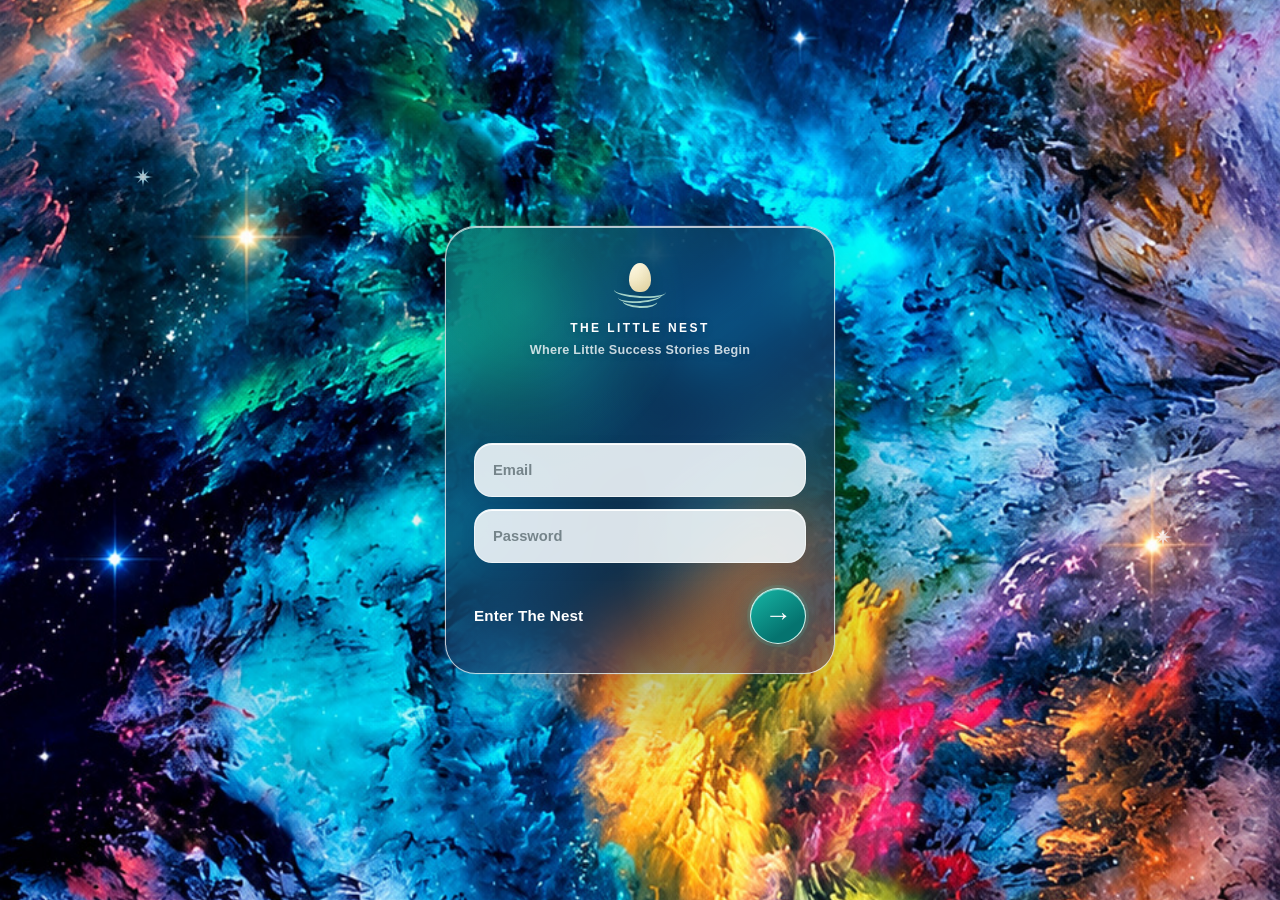
<file: index.html>
<!DOCTYPE html>
<html lang="en">
<head>
  <meta charset="UTF-8" />
  <meta name="viewport" content="width=device-width,initial-scale=1.0,viewport-fit=cover" />
  <meta name="theme-color" content="#eef4f1" />
  <title>The Little Nest — Parent Experience</title>
  <link rel="stylesheet" href="index.css?v=14" />
</head>
<body>
  <main class="app" id="app">
    <!--   moving atmosphere-->
    <div class="time-atmosphere" aria-hidden="true">
      <span class="color-field field-a"></span>
      <span class="color-field field-b"></span>
      <span class="color-field field-c"></span>
      <span class="color-field field-d"></span>
      <span class="light-drift"></span>
    </div>
    <div class="grain"></div>

    <!--   parent login-->
    <section class="parent-login" id="parentLogin" aria-label="Parent login">
      <div class="parent-login-card">
        <div class="parent-login-brand">
          <div class="parent-login-nest" aria-hidden="true">
            <span class="parent-login-egg"></span>
            <span class="parent-login-nest-line nest-line-one"></span>
            <span class="parent-login-nest-line nest-line-two"></span>
            <span class="parent-login-nest-line nest-line-three"></span>
          </div>
          <span class="parent-login-eyebrow">The Little Nest</span>
          <span class="parent-login-subtitle">Where Little Success Stories Begin</span>
        </div>
        <div class="parent-login-fields">
          <input type="email" id="loginEmail" class="parent-login-input" placeholder="Email" autocomplete="email" />
          <input type="password" id="loginPassword" class="parent-login-input" placeholder="Password" autocomplete="current-password" />
        </div>
        <div class="parent-login-action">
          <span class="parent-login-action-text">Enter The Nest</span>
          <button type="button" class="parent-login-button" id="loginButton" aria-label="Enter The Nest">→</button>
        </div>
        <div class="parent-login-error" id="loginError" role="alert"></div>
      </div>
    </section>

    <!--   parent experience-->
    <div class="parent-experience" id="parentExperience">
      <!--   arrival-->
      <section class="arrival-screen" id="arrivalScreen" aria-label="Welcome">
        <div class="arrival-copy">
          <span class="arrival-eyebrow">The Little Nest</span>
          <h1 class="arrival-greeting" id="arrivalGreeting"></h1>
          <p class="arrival-message" id="arrivalMessage"></p>
        </div>
      </section>

      <!--   normal app header-->
      <header class="topbar app-content" id="topbar">
        <div class="identity">
          <span class="eyebrow">The Little Nest</span>
          <span class="hello" id="timeGreeting"></span>
          <span class="subhello" id="timeMessage"></span>
        </div>
        <button class="profile nest-orb" id="nestOrb" aria-label="Open The Little Nest">
          <span class="little-nest" aria-hidden="true">
            <span class="nest-branch nest-branch-left"></span>
            <span class="nest-branch nest-branch-right"></span>
            <span class="nest-leaf nest-leaf-left-a"></span>
            <span class="nest-leaf nest-leaf-left-b"></span>
            <span class="nest-leaf nest-leaf-right-a"></span>
            <span class="nest-leaf nest-leaf-right-b"></span>
            <span class="nest-egg"></span>
            <span class="nest-body">
              <span class="nest-weave nest-weave-a"></span>
              <span class="nest-weave nest-weave-b"></span>
              <span class="nest-weave nest-weave-c"></span>
            </span>
          </span>
        </button>
      </header>

      <!--   experience-->
      <section class="experience-shell app-content" id="experienceShell">
        <div class="intro intro-quiet" aria-hidden="true"></div>
        <div class="carousel-wrap">
          <div class="carousel" id="carousel"></div>
        </div>
      </section>

      <!--   swipe hint-->
      <div class="hint app-content" id="hint">
        <span class="hint-line"></span>
        <span>swipe to wander</span>
        <span class="hint-line"></span>
      </div>

      <!--   overlay-->
      <div class="wash" id="wash"></div>

      <!--   navigation-->
      <nav class="nav-panel app-content" id="navPanel" aria-label="Parent navigation">
        <button class="nav-item active"><span class="nav-icon">⌂</span><span class="nav-text">Nest</span></button>
        <button class="nav-item"><span class="nav-icon">♡</span><span class="nav-text">Memories</span></button>
        <button class="nav-item"><span class="nav-icon">✦</span><span class="nav-text">Journey</span></button>
        <button class="nav-item"><span class="nav-icon">•••</span><span class="nav-text">Our Nest</span></button>
      </nav>

      <!--   deep sheet-->
      <section class="deep-sheet" id="deepSheet" aria-hidden="true">
        <div class="sheet-handle"></div>
        <div class="sheet-kicker">Inside this moment</div>
        <h2 class="sheet-title" id="sheetTitle">What Mia was exploring</h2>
        <p class="sheet-copy" id="sheetCopy"></p>
        <div class="learning-list" id="learningList"></div>
        <button class="sheet-close" id="sheetClose">Back to the moment</button>
      </section>
    </div>
  </main>
  <script type="module" src="index.js?v=18"></script>
</body>
</html>
</file>
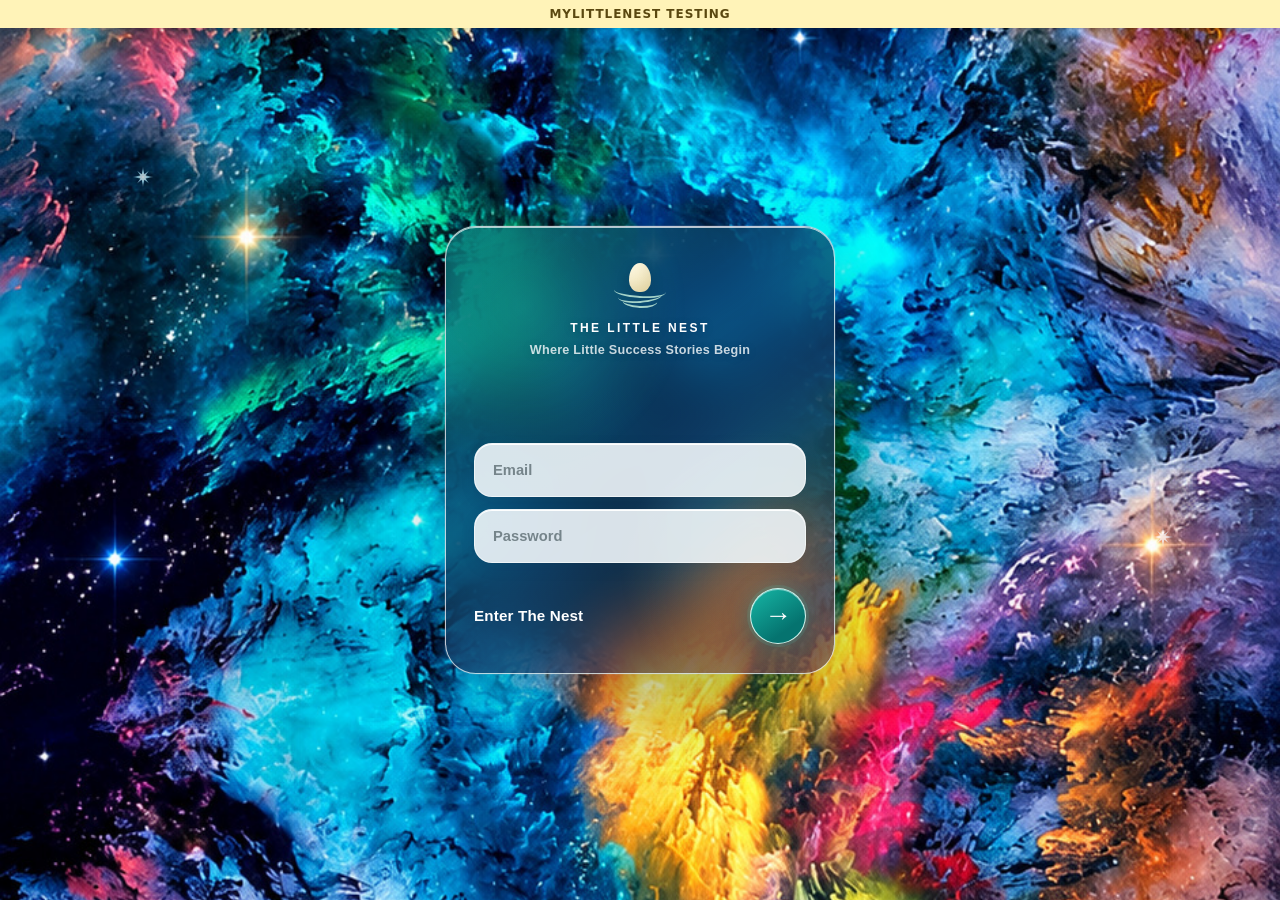
<file: test/index.html>
<!DOCTYPE html>
<html lang="en">
<head>
  <meta charset="UTF-8" />
  <meta name="viewport" content="width=device-width,initial-scale=1.0,viewport-fit=cover" />
  <meta name="theme-color" content="#eef4f1" />
  <meta name="mobile-web-app-capable" content="yes" />
  <meta name="apple-mobile-web-app-capable" content="yes" />
  <meta name="apple-mobile-web-app-status-bar-style" content="black-translucent" />
  <meta name="apple-mobile-web-app-title" content="MyLittleNest Test" />
  <title>The Little Nest — MyLittleNest Test</title>
  <link rel="manifest" href="./manifest.webmanifest?v=1" />
  <link rel="stylesheet" href="../index.css?v=14" />
  <link rel="stylesheet" href="./test.css?v=8" />
</head>
<body>
  <div class="nh-test-banner">MyLittleNest Testing</div>
  <aside class="nh-install" id="installPrompt" aria-live="polite" aria-hidden="true">
    <div class="nh-install-card">
      <button class="nh-install-close" id="installClose" type="button" aria-label="Close">×</button>
      <div class="nh-install-icon" aria-hidden="true">⌂</div>
      <div class="nh-install-copy">
        <span class="nh-install-kicker">Keep MyLittleNest close</span>
        <strong id="installTitle">Add MyLittleNest to your phone</strong>
        <p id="installText">Open your child's latest moments with one tap, without the browser around it.</p>
        <div class="nh-ios-steps" id="iosSteps" hidden><span><b>1</b> Tap the Share button in Safari.</span><span><b>2</b> Choose Add to Home Screen.</span></div>
      </div>
      <button class="nh-install-button" id="installButton" type="button" hidden>Install MyLittleNest</button>
    </div>
  </aside>
  <main class="app" id="app">
    <div class="time-atmosphere" aria-hidden="true"><span class="color-field field-a"></span><span class="color-field field-b"></span><span class="color-field field-c"></span><span class="color-field field-d"></span><span class="light-drift"></span></div>
    <div class="grain"></div>

    <section class="parent-login" id="parentLogin" aria-label="Parent login">
      <div class="parent-login-card">
        <div class="parent-login-brand">
          <div class="parent-login-nest" aria-hidden="true">
            <span class="parent-login-egg"></span>
            <span class="parent-login-nest-line nest-line-one"></span>
            <span class="parent-login-nest-line nest-line-two"></span>
            <span class="parent-login-nest-line nest-line-three"></span>
          </div>
          <span class="parent-login-eyebrow">The Little Nest</span>
          <span class="parent-login-subtitle">Where Little Success Stories Begin</span>
        </div>
        <div class="parent-login-fields">
          <input type="email" id="loginEmail" class="parent-login-input" placeholder="Email" autocomplete="email" />
          <input type="password" id="loginPassword" class="parent-login-input" placeholder="Password" autocomplete="current-password" />
        </div>
        <div class="parent-login-action">
          <span class="parent-login-action-text">Enter The Nest</span>
          <button type="button" class="parent-login-button" id="loginButton" aria-label="Enter The Nest">→</button>
        </div>
        <div class="parent-login-error" id="loginError" role="alert"></div>
      </div>
    </section>

    <div class="parent-experience" id="parentExperience">
      <div class="nh-turn">
        <div><strong>Turn your phone sideways</strong>Your child's latest journey is made to explore in landscape.</div>
      </div>

      <section class="nh-journey" aria-label="Latest session journey">
        <div class="nh-journey-rail" id="journeyRail">
          <section class="nh-journey-space nh-story-space" aria-label="Beginning of Ace's day">
            <div class="nh-story-thread" aria-hidden="true"></div>

            <div class="nh-story-intro">
              <span class="nh-story-kicker">Beginning</span>
              <h1 class="nh-story-title">Ace's day at<br>The Little Nest</h1>
              <div class="nh-story-meta">
                <span>Saturday, November 14</span>
                <span class="nh-story-dot" aria-hidden="true"></span>
                <span>Latest session</span>
              </div>
              <p class="nh-story-lead">Today Ace was busy building, exploring, and figuring out how things fit together.</p>
              <div class="nh-story-wander" aria-hidden="true">
                <span>Wander through his day</span>
                <b>→</b>
              </div>
            </div>

            <figure class="nh-story-hero">
              <div class="nh-story-photo-shell">
                <img class="nh-story-photo" id="journeyHeroImage" alt="A Little Nest moment from Ace's day" hidden />
                <div class="nh-story-photo-fallback" id="journeyHeroFallback" aria-hidden="true">
                  <span class="nh-story-fallback-mark">✦</span>
                  <span>A little moment<br>from Ace's day</span>
                </div>
              </div>
              <figcaption class="nh-story-photo-caption">One little moment can tell a whole story.</figcaption>
            </figure>

            <aside class="nh-story-moment" aria-label="Today's little moment">
              <span class="nh-story-moment-kicker">Today's little moment</span>
              <blockquote>“Ace kept trying different ways to make his tower stand taller.”</blockquote>
              <p>That determination became part of today's story.</p>
            </aside>

            <div class="nh-story-next" aria-hidden="true">
              <span>Keep wandering</span>
              <strong>What happened next</strong>
              <i>→</i>
            </div>
          </section>

          <section class="nh-journey-space"><span class="nh-journey-mark">Journey space</span></section>
          <section class="nh-journey-space"><span class="nh-journey-mark">Journey space</span></section>
          <section class="nh-journey-space"><span class="nh-journey-mark">Journey space</span></section>
        </div>
      </section>
    </div>
  </main>
  <script type="module" src="./test.js?v=6"></script>
</body>
</html>
</file>
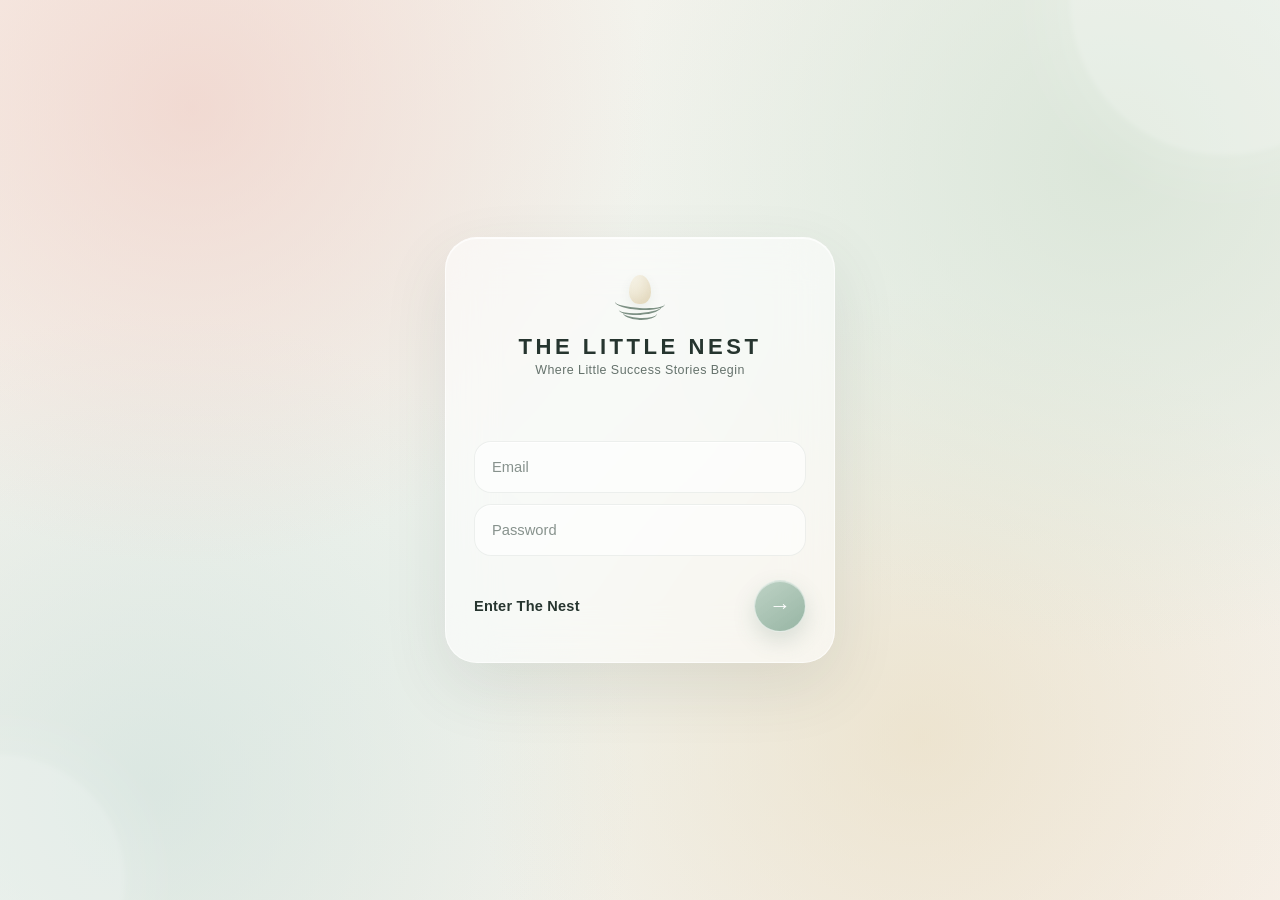
<file: login.html>
<!DOCTYPE html>
<html lang="en">
<head>
    <meta charset="UTF-8">
    <meta name="viewport" content="width=device-width,initial-scale=1.0">
    <title>The Little Nest - Parent Login</title>
    <link rel="stylesheet" href="login.css">
</head>
<body>

    <main class="login-container">
        <section class="login-card">
            <div class="login-brand">
                <div class="login-nest-mark" aria-hidden="true">
                    <span class="login-egg"></span>
                    <span class="login-nest-line nest-line-one"></span>
                    <span class="login-nest-line nest-line-two"></span>
                    <span class="login-nest-line nest-line-three"></span>
                </div>

                <h1 class="login-title">The Little Nest</h1>
                <p class="login-subtitle">Where Little Success Stories Begin</p>
            </div>

            <div class="login-input-group">
                <input
                    type="email"
                    id="email"
                    class="login-input"
                    placeholder="Email"
                    autocomplete="email"
                >
                <input
                    type="password"
                    id="password"
                    class="login-input"
                    placeholder="Password"
                    autocomplete="current-password"
                >
            </div>

            <div class="login-action-row">
                <span class="sign-in-text">Enter The Nest</span>
                <button
                    type="button"
                    id="loginButton"
                    class="btn-submit"
                    aria-label="Enter The Nest"
                >→</button>
            </div>

            <div id="errorMessage" class="login-error"></div>
        </section>
    </main>

    <script>
        const XANO_BASE_URL='https://x58r-xped-p4y6.n7e.xano.io/api:wtEDiEuV';

        /*   clear parent auth*/
        function clearParentAuth(){
            localStorage.removeItem('authToken');
            localStorage.removeItem('userId');
            localStorage.removeItem('parent_id');
            localStorage.removeItem('admin_type_id');
        }

        /*   login*/
        async function handleLogin(){
            const email=document.getElementById('email').value.trim();
            const password=document.getElementById('password').value;
            const errorDiv=document.getElementById('errorMessage');
            const button=document.getElementById('loginButton');

            errorDiv.textContent='';
            errorDiv.classList.remove('is-visible');

            if(!email||!password){
                showError('Please enter your email and password.');
                return;
            }

            button.disabled=true;
            button.classList.add('is-loading');

            try{
                const response=await fetch(`${XANO_BASE_URL}/auth/login`,{
                    method:'POST',
                    headers:{'Content-Type':'application/json'},
                    body:JSON.stringify({email,password})
                });

                const data=await response.json();

                if(!response.ok){
                    throw new Error(data.message||'Invalid email or password.');
                }

                if(!data.authToken){
                    throw new Error('Login succeeded but no authentication token was returned.');
                }

                if(!data.parent_id){
                    throw new Error('This account is not connected to a parent.');
                }

                clearParentAuth();

                localStorage.setItem('authToken',data.authToken);

                if(data.user?.id){
                    localStorage.setItem('userId',data.user.id);
                }else if(data.user){
                    localStorage.setItem('userId',data.user);
                }

                localStorage.setItem('parent_id',data.parent_id);

                if(data.admin_type_id){
                    localStorage.setItem('admin_type_id',data.admin_type_id);
                }

                window.location.href='./index.html';

            }catch(error){
                showError(error.message);
                button.disabled=false;
                button.classList.remove('is-loading');
            }
        }

        /*   show error*/
        function showError(message){
            const errorDiv=document.getElementById('errorMessage');
            errorDiv.textContent=message;
            errorDiv.classList.add('is-visible');
        }

        /*   activate*/
        document.getElementById('loginButton').addEventListener('click',handleLogin);

        document.addEventListener('keydown',event=>{
            if(event.key==='Enter'){
                handleLogin();
            }
        });
    </script>

</body>
</html>
</file>
<file: index.css>
@import url("./parent_base.css");
@import url("./parent_login.css?v=2");

@import url("./parent_atmosphere.css?v=7");
@import url("./parent_resting_atmosphere.css");

@import url("./parent_header.css");

@import url("./parent_experience.css");
@import url("./parent_experience_card.css");
@import url("./parent_learning_card.css");
@import url("./parent_activity_growth_card.css");
@import url("./parent_moments_together_card.css");
@import url("./parent_celebration_card.css");
@import url("./parent_stage_navigation.css");

@import url("./parent_navigation.css");
@import url("./parent_sheet.css");
@import url("./parent_arrival.css");
@import url("./parent_arrival_stars.css");
@import url("./parent_arrival_motion.css");
@import url("./parent_nest_card.css");
@import url("./parent_nest_sections.css?v=2");
@import url("./parent_our_nest_detail.css?v=1");
@import url("./parent_privacy_notice.css?v=1");
@import url("./parent_language.css?v=1");
@import url("./parent_memories.css");
@import url("./parent_memory_collection.css");
@import url("./parent_memory_viewer.css");
@import url("./parent_memory_archive.css");
@import url("./parent_awards.css");

/*   login spacing*/
.parent-login-fields{
  margin-top:20px;
}

/*   shared spatial stage motion*/
.nest-experience,
.memories-experience,
.awards-experience,
.award-category-experience,
.award-detail-experience{
  transition:
    transform 1.45s cubic-bezier(.20,.62,.18,1),
    opacity 1.05s ease,
    filter 1.05s ease;
}

.experience.is-stage-moving{
  pointer-events:none !important;
}

/*   quick display heading scale*/
.nest-card-title{
  font-size:clamp(23px,5.6vw,28px);
  line-height:1.04;
}

.memories-title{
  font-size:clamp(25px,6vw,30px);
  line-height:1.02;
}

.memory-today-title{
  font-size:clamp(21px,5.2vw,26px);
  line-height:1.04;
}

.memory-archive-title{
  font-size:clamp(22px,5.4vw,27px);
  line-height:1.04;
}

/*   shared cosmic glass world*/
.nest-stage-card,
.memories-stage-card,
.memory-archive-card,
.awards-stage-card,
.memory-today-stage-card{
  border:1.5px solid rgba(255,255,255,.76);
  background:
    radial-gradient(ellipse at 12% 10%,rgba(0,224,229,.26) 0 16%,transparent 42%),
    radial-gradient(ellipse at 88% 18%,rgba(255,54,128,.20) 0 13%,transparent 36%),
    radial-gradient(ellipse at 80% 88%,rgba(255,157,28,.20) 0 14%,transparent 40%),
    radial-gradient(ellipse at 18% 84%,rgba(94,63,214,.22) 0 15%,transparent 42%),
    linear-gradient(145deg,rgba(14,57,78,.64) 0%,rgba(22,89,96,.55) 34%,rgba(49,54,102,.54) 66%,rgba(91,53,77,.52) 100%);
  backdrop-filter:blur(30px) saturate(1.35) brightness(.92);
  -webkit-backdrop-filter:blur(30px) saturate(1.35) brightness(.92);
  box-shadow:
    0 30px 82px rgba(0,18,44,.34),
    0 0 36px rgba(27,210,221,.08),
    inset 0 1px 0 rgba(255,255,255,.74);
}

/*   protected card headings*/
.nest-card-heading,
.memories-card-heading,
.memory-archive-heading,
.awards-heading,
.memory-today-heading{
  border:1px solid rgba(255,255,255,.82);
  border-radius:20px;
  background:
    radial-gradient(circle at 10% 35%,rgba(84,226,223,.28),transparent 34%),
    radial-gradient(circle at 88% 28%,rgba(255,111,147,.26),transparent 36%),
    linear-gradient(100deg,rgba(226,250,248,.94) 0%,rgba(238,229,249,.94) 48%,rgba(255,211,205,.94) 100%);
  backdrop-filter:blur(19px) saturate(1.14);
  -webkit-backdrop-filter:blur(19px) saturate(1.14);
  box-shadow:
    0 9px 24px rgba(5,28,50,.18),
    0 0 18px rgba(83,220,221,.08),
    inset 0 1px 0 rgba(255,255,255,.94);
}

.nest-card-heading{
  padding:13px 15px 14px;
}

.memories-card-heading{
  margin:13px 14px 0;
  padding:13px 15px 14px;
}

.memory-archive-heading,
.awards-heading{
  padding:13px 15px 14px;
}

.memory-today-heading{
  margin-bottom:14px;
  padding:13px 15px 14px;
}

/*   stronger media framing*/
.memory-today-item{
  border:2.5px solid rgba(255,248,236,.98);
  background:rgba(255,255,255,.78);
  box-shadow:
    0 8px 22px rgba(13,35,48,.20),
    0 0 0 1px rgba(68,52,42,.08),
    inset 0 1px 0 rgba(255,255,255,.95);
}

.memory-today-thumb,
.memory-today-inline-video{
  border-radius:12px;
}

/*   preserve clear text hierarchy*/
.nest-card-title,
.memories-title,
.memory-archive-title,
.awards-title,
.memory-today-title{
  color:#24322f;
}

.nest-card-copy,
.awards-copy,
.memory-archive-item-copy,
.memory-today-empty-copy{
  color:rgba(36,50,47,.66);
}

/*   luminous tile material*/
.nest-destination,
.memory-chapter,
.memory-archive-item,
.award-category{
  border:1.5px solid rgba(255,255,255,.92);
  box-shadow:
    inset 0 1px 0 rgba(255,255,255,.90),
    inset 0 -14px 24px rgba(0,20,46,.10),
    0 11px 28px rgba(2,26,54,.22),
    0 0 20px var(--tile-glow,rgba(255,255,255,.04));
}

/*   cosmic destination palette*/
.nest-destination[data-destination="memories"]{
  --nest-card-start:#ff6f93;
  --nest-card-end:#c92f69;
  --nest-accent:#7c163c;
  --nest-orb:rgba(255,210,225,.34);
  --tile-glow:rgba(255,76,137,.24);
}
.nest-destination[data-destination="journey"]{
  --nest-card-start:#57e2df;
  --nest-card-end:#1199b6;
  --nest-accent:#075f72;
  --nest-orb:rgba(222,255,255,.34);
  --tile-glow:rgba(47,221,231,.24);
}
.nest-destination[data-destination="awards"]{
  --nest-card-start:#ffd95d;
  --nest-card-end:#f09b16;
  --nest-accent:#75430c;
  --nest-orb:rgba(255,247,205,.36);
  --tile-glow:rgba(255,190,37,.24);
}
.nest-destination[data-destination="home"]{
  --nest-card-start:#ffc85c;
  --nest-card-end:#ef6c22;
  --nest-accent:#7c3211;
  --nest-orb:rgba(255,239,205,.34);
  --tile-glow:rgba(255,125,36,.22);
}
.nest-destination[data-destination="more"]{
  --nest-card-start:#a88cff;
  --nest-card-end:#5f46be;
  --nest-accent:#35206f;
  --nest-orb:rgba(238,232,255,.34);
  --tile-glow:rgba(133,97,236,.24);
}

/*   cosmic memories palette*/
.memory-chapter:nth-child(1){--chapter-start:#ff7395;--chapter-end:#ca356d;--chapter-orb:rgba(255,224,233,.30);--tile-glow:rgba(255,76,137,.22);}
.memory-chapter:nth-child(2){--chapter-start:#62e3df;--chapter-end:#179db7;--chapter-orb:rgba(227,255,255,.30);--tile-glow:rgba(47,221,231,.22);}
.memory-chapter:nth-child(3){--chapter-start:#ffdc64;--chapter-end:#efa119;--chapter-orb:rgba(255,248,215,.30);--tile-glow:rgba(255,190,37,.22);}
.memory-chapter:nth-child(4){--chapter-start:#ad91ff;--chapter-end:#6048c3;--chapter-orb:rgba(241,236,255,.30);--tile-glow:rgba(133,97,236,.22);}
.memory-chapter:nth-child(5){
  --chapter-start:#54cfc3;
  --chapter-end:#287d85;
  --chapter-orb:rgba(229,255,252,.30);
  --tile-glow:rgba(44,205,197,.20);
}

/*   tile highlights*/
.nest-destination::after,
.memory-chapter::before{
  opacity:.72;
}

.nest-destination-icon{
  background:rgba(255,255,255,.78);
  border-color:rgba(255,255,255,.92);
  box-shadow:
    inset 0 1px 0 rgba(255,255,255,.96),
    0 5px 14px rgba(0,25,52,.16);
}

.nest-destination-title,
.memory-chapter-title{
  color:rgba(20,31,39,.96);
  text-shadow:0 1px 0 rgba(255,255,255,.18);
}

.nest-destination-copy,
.memory-chapter-copy,
.memory-chapter-count{
  color:rgba(20,31,39,.70);
}

/*   Little Moments empty-state message card*/
.memory-today-empty{
  position:relative;
}
.memory-today-empty-message{
  width:min(300px,92%);
  box-sizing:border-box;
  margin-top:20px;
  padding:15px 17px 16px;
  border:1.5px solid rgba(255,255,255,.92);
  border-radius:22px;
  background:
    radial-gradient(circle at 14% 18%,rgba(255,255,255,.30),transparent 34%),
    linear-gradient(135deg,rgba(105,220,216,.92) 0%,rgba(191,211,245,.90) 50%,rgba(244,146,177,.88) 100%);
  box-shadow:
    inset 0 1px 0 rgba(255,255,255,.92),
    inset 0 -12px 22px rgba(9,45,78,.08),
    0 10px 28px rgba(4,30,52,.18),
    0 0 18px rgba(82,220,222,.10);
  backdrop-filter:blur(16px) saturate(1.12);
  -webkit-backdrop-filter:blur(16px) saturate(1.12);
}
.memory-today-empty-title,
.memory-today-empty-copy{
  position:relative;
  z-index:2;
  text-shadow:0 1px 0 rgba(255,255,255,.34);
}
.memory-today-empty-title{
  color:rgba(16,31,43,.96);
  font-weight:500;
}
.memory-today-empty-copy{
  color:rgba(16,31,43,.78);
  font-weight:600;
}

/*   older memory previews in empty cards*/
.memory-today-empty-card.has-photo{
  overflow:hidden;
  background-position:center;
  background-repeat:no-repeat;
  background-size:cover;
  filter:saturate(.92) brightness(.96);
  box-shadow:
    inset 0 1px 0 rgba(255,255,255,.82),
    0 12px 25px rgba(5,30,54,.22);
}
.memory-today-empty-card.has-photo::before{
  inset:0;
  width:auto;
  height:auto;
  border-radius:inherit;
  background:linear-gradient(145deg,rgba(255,255,255,.16),rgba(25,48,74,.08));
}
.memory-today-empty-visual.has-memory-previews .memory-today-empty-heart{
  background:rgba(255,255,255,.94);
  box-shadow:0 8px 20px rgba(18,35,52,.22),0 0 0 7px rgba(255,255,255,.20);
}

/*   keep Award panels aligned*/
.experience-award .main-stage-copy,
.award-main-list,
.award-main-item{
  width:100%;
  max-width:none;
  box-sizing:border-box;
}
</file>
<file: test/test.css>
/*   MyLittleNest test journey canvas*/
.nh-test-banner{position:fixed;top:0;left:0;right:0;z-index:99999;background:#fff3b8;color:#5a4810;text-align:center;padding:7px 12px;font:700 12px/1.2 system-ui,sans-serif;letter-spacing:.08em;text-transform:uppercase;box-shadow:0 1px 8px rgba(0,0,0,.12)}
.nh-journey{display:none;position:fixed;inset:0;z-index:30;overflow:hidden;background:linear-gradient(90deg,rgba(8,31,44,.13),rgba(221,245,238,.08) 42%,rgba(255,225,194,.07) 72%,rgba(40,22,70,.12));color:#f7fbfb}
.parent-experience.is-visible .nh-journey{display:block}
.nh-journey-rail{height:100%;width:100%;min-width:100%;display:flex;align-items:stretch;overflow-x:auto;overflow-y:hidden;overscroll-behavior:contain;touch-action:none;scrollbar-width:none;-webkit-overflow-scrolling:touch}
.nh-journey-rail::-webkit-scrollbar{display:none}
.nh-journey-space{width:100vw;min-width:100vw;height:100%;position:relative;flex:none;box-sizing:border-box;border-right:1px solid rgba(255,255,255,.08)}
.nh-journey-space:nth-child(2){width:115vw}.nh-journey-space:nth-child(3){width:130vw}.nh-journey-space:nth-child(4){width:110vw}
.nh-journey-mark{position:absolute;left:7vw;bottom:9vh;font:600 clamp(11px,1.25vw,15px)/1.4 system-ui,sans-serif;letter-spacing:.14em;text-transform:uppercase;color:rgba(255,255,255,.52)}
.nh-turn{display:none;position:fixed;inset:0;z-index:99998;align-items:center;justify-content:center;text-align:center;padding:36px;background:rgba(238,244,241,.96);color:#32443e;font:500 18px/1.5 system-ui,sans-serif}
.nh-turn strong{display:block;font-size:28px;font-weight:500;margin-bottom:10px}
@media(orientation:portrait){.parent-experience.is-visible .nh-turn{display:flex}.parent-experience.is-visible .nh-journey{visibility:hidden}}

/*   beginning story*/
.nh-story-space{width:150vw;min-width:150vw;display:grid;grid-template-columns:minmax(300px,37vw) minmax(430px,50vw) minmax(280px,34vw) minmax(130px,15vw);gap:4vw;align-items:center;padding:62px 5vw 34px 7vw;overflow:hidden}
.nh-story-space::before{content:"";position:absolute;inset:0;background:radial-gradient(circle at 28% 40%,rgba(80,220,214,.16),transparent 26%),radial-gradient(circle at 58% 50%,rgba(255,196,101,.16),transparent 24%),radial-gradient(circle at 82% 60%,rgba(221,117,184,.14),transparent 24%);pointer-events:none}
.nh-story-space::after{content:"";position:absolute;left:0;right:0;bottom:0;height:35%;background:linear-gradient(to top,rgba(5,18,35,.22),transparent);pointer-events:none}
.nh-story-thread{position:absolute;z-index:1;left:9vw;right:9vw;top:62%;height:2px;background:linear-gradient(90deg,rgba(255,255,255,.08),rgba(255,255,255,.58) 18%,rgba(129,239,225,.78) 43%,rgba(255,210,125,.72) 70%,rgba(255,255,255,.18));box-shadow:0 0 18px rgba(137,235,225,.35);transform:rotate(-1.8deg);transform-origin:left center}
.nh-story-thread::before,.nh-story-thread::after{content:"";position:absolute;width:9px;height:9px;border-radius:50%;top:50%;transform:translateY(-50%);background:rgba(255,255,255,.9);box-shadow:0 0 18px rgba(255,255,255,.8)}
.nh-story-thread::before{left:23%}.nh-story-thread::after{left:71%}
.nh-story-intro,.nh-story-hero,.nh-story-moment,.nh-story-next{position:relative;z-index:2;min-width:0}
.nh-story-intro{align-self:center;max-width:520px}
.nh-story-kicker{display:inline-flex;align-items:center;gap:10px;margin-bottom:18px;font:800 11px/1.2 system-ui,sans-serif;letter-spacing:.18em;text-transform:uppercase;color:rgba(236,255,252,.76)}
.nh-story-kicker::before{content:"";width:30px;height:1px;background:rgba(236,255,252,.55)}
.nh-story-title{margin:0;color:#fff;font:400 clamp(38px,4.6vw,72px)/.98 Georgia,"Times New Roman",serif;letter-spacing:-.035em;text-shadow:0 4px 24px rgba(7,18,34,.32)}
.nh-story-meta{display:flex;align-items:center;gap:11px;margin-top:18px;font:650 clamp(11px,1.1vw,14px)/1.3 system-ui,sans-serif;letter-spacing:.02em;color:rgba(245,253,252,.72)}
.nh-story-dot{width:4px;height:4px;border-radius:50%;background:rgba(245,253,252,.55)}
.nh-story-lead{max-width:470px;margin:22px 0 0;color:rgba(250,255,255,.92);font:500 clamp(17px,1.65vw,24px)/1.48 system-ui,sans-serif;text-wrap:balance;text-shadow:0 3px 16px rgba(6,23,39,.25)}
.nh-story-wander{display:flex;align-items:center;gap:14px;margin-top:30px;color:rgba(239,255,252,.62);font:750 11px/1.2 system-ui,sans-serif;letter-spacing:.12em;text-transform:uppercase}
.nh-story-wander b{display:inline-flex;align-items:center;justify-content:center;width:38px;height:38px;border:1px solid rgba(255,255,255,.38);border-radius:50%;background:rgba(255,255,255,.07);font-size:18px;color:rgba(255,255,255,.88);backdrop-filter:blur(8px);-webkit-backdrop-filter:blur(8px)}
.nh-story-hero{margin:0;align-self:center}
.nh-story-photo-shell{position:relative;width:100%;height:min(68vh,520px);min-height:290px;border:1.5px solid rgba(255,255,255,.72);border-radius:34px;overflow:hidden;background:rgba(255,255,255,.08);box-shadow:0 28px 70px rgba(5,20,34,.3),inset 0 1px 0 rgba(255,255,255,.35);backdrop-filter:blur(8px);-webkit-backdrop-filter:blur(8px)}
.nh-story-photo-shell::after{content:"";position:absolute;inset:0;background:linear-gradient(to top,rgba(7,21,34,.34),transparent 42%);pointer-events:none}
.nh-story-photo{width:100%;height:100%;display:block;object-fit:cover;object-position:center}
.nh-story-photo[hidden]{display:none}
.nh-story-photo-fallback{position:absolute;inset:0;display:flex;flex-direction:column;align-items:center;justify-content:center;gap:12px;text-align:center;background:linear-gradient(145deg,rgba(22,137,155,.42),rgba(68,44,124,.34)),url("../assets/parent_cosmic_background.jpg") center/cover;color:rgba(255,255,255,.88);font:650 clamp(15px,1.45vw,20px)/1.35 system-ui,sans-serif;letter-spacing:.02em}
.nh-story-fallback-mark{font-size:34px;color:rgba(255,238,173,.9);text-shadow:0 0 22px rgba(255,229,132,.45)}
.nh-story-photo-caption{margin:13px 4px 0;color:rgba(246,255,253,.63);font:600 12px/1.35 system-ui,sans-serif;letter-spacing:.02em}
.nh-story-moment{align-self:center;padding:28px 27px 26px;border:1px solid rgba(255,255,255,.42);border-radius:28px;background:linear-gradient(145deg,rgba(248,253,251,.2),rgba(255,241,233,.12));box-shadow:0 22px 52px rgba(6,21,36,.22),inset 0 1px 0 rgba(255,255,255,.34);backdrop-filter:blur(22px) saturate(1.08);-webkit-backdrop-filter:blur(22px) saturate(1.08)}
.nh-story-moment-kicker{display:block;margin-bottom:15px;font:800 10px/1.2 system-ui,sans-serif;letter-spacing:.16em;text-transform:uppercase;color:rgba(220,255,248,.72)}
.nh-story-moment blockquote{margin:0;color:#fff;font:400 clamp(24px,2.35vw,38px)/1.18 Georgia,"Times New Roman",serif;letter-spacing:-.02em}
.nh-story-moment p{margin:17px 0 0;color:rgba(246,255,253,.72);font:550 clamp(12px,1.15vw,15px)/1.55 system-ui,sans-serif}
.nh-story-next{align-self:end;margin-bottom:7vh;padding-left:8px;color:rgba(255,255,255,.6)}
.nh-story-next span{display:block;margin-bottom:7px;font:800 9px/1.2 system-ui,sans-serif;letter-spacing:.15em;text-transform:uppercase}
.nh-story-next strong{display:block;max-width:125px;font:400 clamp(19px,1.8vw,27px)/1.1 Georgia,"Times New Roman",serif;color:rgba(255,255,255,.88)}
.nh-story-next i{display:block;margin-top:10px;font:400 25px/1 system-ui,sans-serif;font-style:normal}
@media(orientation:landscape) and (max-height:620px){
  .nh-story-space{grid-template-columns:minmax(270px,36vw) minmax(390px,49vw) minmax(255px,33vw) minmax(120px,14vw);gap:3.4vw;padding:46px 4vw 22px 6vw}
  .nh-story-kicker{margin-bottom:11px}.nh-story-title{font-size:clamp(34px,4.1vw,54px)}.nh-story-meta{margin-top:12px}.nh-story-lead{margin-top:14px;font-size:clamp(15px,1.45vw,19px)}.nh-story-wander{margin-top:18px}
  .nh-story-photo-shell{height:min(68vh,390px);min-height:240px;border-radius:28px}.nh-story-photo-caption{margin-top:8px;font-size:10px}
  .nh-story-moment{padding:22px 22px 20px;border-radius:24px}.nh-story-moment-kicker{margin-bottom:11px}.nh-story-moment blockquote{font-size:clamp(21px,2.05vw,30px)}.nh-story-moment p{margin-top:12px;font-size:11px}
}

/*   install guidance*/
.nh-install{position:fixed;left:50%;bottom:22px;z-index:99997;width:min(720px,calc(100vw - 28px));transform:translate(-50%,24px);opacity:0;visibility:hidden;pointer-events:none;transition:opacity .32s ease,transform .32s ease,visibility 0s linear .32s}
.nh-install.is-visible{opacity:1;visibility:visible;pointer-events:auto;transform:translate(-50%,0);transition:opacity .32s ease,transform .32s ease,visibility 0s}
.nh-install-card{position:relative;display:grid;grid-template-columns:54px 1fr auto;gap:15px;align-items:center;padding:17px 18px;border:1px solid rgba(255,255,255,.82);border-radius:24px;background:rgba(247,251,249,.94);box-shadow:0 18px 55px rgba(18,36,43,.22),inset 0 1px 0 rgba(255,255,255,.96);backdrop-filter:blur(24px) saturate(1.15);-webkit-backdrop-filter:blur(24px) saturate(1.15);color:#263a34}
.nh-install-close{position:absolute;top:8px;right:10px;width:28px;height:28px;border:0;background:transparent;color:rgba(38,58,52,.52);font:400 24px/1 system-ui,sans-serif;cursor:pointer}
.nh-install-icon{width:54px;height:54px;display:flex;align-items:center;justify-content:center;border-radius:17px;background:linear-gradient(145deg,#7cdbcb,#3c9f98);box-shadow:0 8px 20px rgba(38,126,120,.24),inset 0 1px 0 rgba(255,255,255,.6);color:white;font:600 29px/1 system-ui,sans-serif}
.nh-install-copy{min-width:0;padding-right:8px}.nh-install-kicker{display:block;margin-bottom:3px;color:#4d8f84;font:800 10px/1.2 system-ui,sans-serif;letter-spacing:.12em;text-transform:uppercase}.nh-install-copy strong{display:block;font:650 19px/1.2 system-ui,sans-serif}.nh-install-copy p{margin:5px 0 0;color:rgba(38,58,52,.68);font:500 13px/1.42 system-ui,sans-serif;max-width:410px}
.nh-install-button{margin-right:22px;padding:12px 17px;border:0;border-radius:14px;background:#287f78;color:#fff;box-shadow:0 8px 18px rgba(31,100,95,.2);font:750 13px/1 system-ui,sans-serif;white-space:nowrap;cursor:pointer}
.nh-ios-steps{display:flex;gap:8px;margin-top:9px;flex-wrap:wrap}.nh-ios-steps span{display:flex;align-items:center;gap:6px;padding:7px 9px;border-radius:11px;background:rgba(55,121,111,.08);font:650 11px/1.3 system-ui,sans-serif;color:#405d56}.nh-ios-steps b{display:inline-flex;align-items:center;justify-content:center;width:18px;height:18px;border-radius:50%;background:#4f9d91;color:white;font-size:10px}
.nh-install-button[hidden],.nh-ios-steps[hidden]{display:none!important}
@media(max-width:620px){.nh-install{bottom:12px;width:calc(100vw - 20px)}.nh-install-card{grid-template-columns:44px 1fr;padding:14px 14px 15px;gap:11px;border-radius:20px}.nh-install-icon{width:44px;height:44px;border-radius:14px;font-size:24px}.nh-install-copy strong{font-size:16px}.nh-install-copy p{font-size:12px}.nh-install-button{grid-column:1 / -1;width:100%;margin:0;padding:12px}.nh-ios-steps{grid-column:2}.nh-install-close{top:5px;right:7px}}

/*   compact login for installed landscape test app*/
@media(orientation:landscape) and (max-height:560px){
  .parent-login{align-items:center;overflow:hidden;padding:42px 28px 16px}
  .parent-login-card{width:min(760px,92vw);max-height:calc(100vh - 58px);box-sizing:border-box;display:grid;grid-template-columns:200px minmax(250px,1fr) 150px;grid-template-rows:auto auto;column-gap:28px;row-gap:10px;align-items:center;padding:22px 26px;border-radius:25px;overflow:visible}
  .parent-login-brand{grid-column:1;grid-row:1 / 3;align-self:center}
  .parent-login-nest{width:52px;height:43px;transform:scale(.9)}
  .parent-login-eyebrow{margin-top:8px;font-size:.7rem}
  .parent-login-subtitle{margin:7px 0 0;font-size:.72rem;max-width:180px}
  .parent-login-fields{grid-column:2;grid-row:1 / 3;margin-top:0;gap:10px}
  .parent-login-input{height:46px;border-radius:15px;padding:0 16px;font-size:.88rem}
  .parent-login-action{grid-column:3;grid-row:1 / 3;align-self:center;display:flex;flex-direction:column;justify-content:center;gap:12px;margin-top:0;text-align:center}
  .parent-login-action-text{font-size:.88rem;line-height:1.2}
  .parent-login-button{width:50px;height:50px;flex:none}
  .parent-login-error{grid-column:2 / 4;grid-row:3;margin-top:0}
  .nh-install{bottom:10px;width:min(820px,calc(100vw - 24px))}
  .nh-install-card{grid-template-columns:46px 1fr auto;padding:12px 16px;gap:12px;border-radius:18px}
  .nh-install-icon{width:46px;height:46px;border-radius:14px;font-size:24px}
  .nh-install-copy strong{font-size:15px}.nh-install-copy p{font-size:11px;margin-top:3px}.nh-install-button{grid-column:auto;width:auto;margin-right:18px;padding:11px 14px}.nh-ios-steps{margin-top:6px}.nh-ios-steps span{padding:5px 7px;font-size:10px}
}
</file>
<file: login.css>
:root{
    --ink:#26352f;
    --ink-soft:#65726c;
    --ink-light:#87928d;
    --cream:#fbfaf6;
    --glass:rgba(255,255,255,.57);
    --glass-strong:rgba(255,255,255,.76);
    --line:rgba(255,255,255,.62);
    --sage:#9cb7a8;
    --sage-deep:#668b79;
    --rose:#d9aaa9;
    --gold:#d9c590;
}

/*   base*/
*{
    box-sizing:border-box;
}

html,
body{
    width:100%;
    min-height:100%;
    margin:0;
}

body{
    min-height:100dvh;
    overflow:hidden;
    font-family:"Segoe UI",-apple-system,BlinkMacSystemFont,Roboto,sans-serif;
    color:var(--ink);
    background:
        radial-gradient(circle at 15% 12%,rgba(239,207,199,.70) 0,transparent 34%),
        radial-gradient(circle at 87% 18%,rgba(216,228,214,.86) 0,transparent 37%),
        radial-gradient(circle at 72% 82%,rgba(232,218,188,.58) 0,transparent 38%),
        radial-gradient(circle at 12% 88%,rgba(205,222,217,.58) 0,transparent 35%),
        linear-gradient(145deg,#f8f2eb 0%,#eef3ed 48%,#f7f0e9 100%);
}

/*   atmosphere*/
body::before,
body::after{
    content:"";
    position:fixed;
    border-radius:50%;
    pointer-events:none;
    filter:blur(2px);
}

body::before{
    width:310px;
    height:310px;
    top:-155px;
    right:-100px;
    background:rgba(255,255,255,.27);
    box-shadow:0 0 90px rgba(255,255,255,.28);
}

body::after{
    width:250px;
    height:250px;
    left:-125px;
    bottom:-105px;
    background:rgba(255,255,255,.22);
    box-shadow:0 0 90px rgba(255,255,255,.24);
}

/*   layout*/
.login-container{
    width:100%;
    min-height:100dvh;
    display:flex;
    align-items:center;
    justify-content:center;
    padding:28px 20px;
    position:relative;
    z-index:1;
}

/*   card*/
.login-card{
    width:min(100%,390px);
    padding:36px 28px 30px;
    border-radius:32px;
    background:var(--glass);
    border:1px solid var(--line);
    box-shadow:
        0 24px 65px rgba(60,73,66,.11),
        inset 0 1px 0 rgba(255,255,255,.75);
    backdrop-filter:blur(24px);
    -webkit-backdrop-filter:blur(24px);
}

/*   brand*/
.login-brand{
    display:flex;
    flex-direction:column;
    align-items:center;
    text-align:center;
}

.login-title{
    margin:13px 0 4px;
    font-size:1.38rem;
    line-height:1.1;
    font-weight:650;
    letter-spacing:.16em;
    text-transform:uppercase;
    color:var(--ink);
}

.login-subtitle{
    margin:0;
    font-size:.78rem;
    font-weight:500;
    letter-spacing:.035em;
    color:var(--ink-soft);
}

/*   nest mark*/
.login-nest-mark{
    width:56px;
    height:48px;
    position:relative;
}

.login-egg{
    position:absolute;
    width:22px;
    height:29px;
    left:17px;
    top:1px;
    border-radius:52% 52% 48% 48% / 62% 62% 40% 40%;
    background:linear-gradient(145deg,#f7f4e9,#e8dfc5);
    box-shadow:
        inset -4px -5px 9px rgba(177,156,112,.12),
        0 5px 12px rgba(77,91,82,.08);
}

.login-nest-line{
    position:absolute;
    left:50%;
    height:14px;
    border-bottom:2px solid rgba(91,116,101,.78);
    border-radius:0 0 50% 50%;
    transform:translateX(-50%);
}

.nest-line-one{
    width:50px;
    top:22px;
    transform:translateX(-50%) rotate(3deg);
}

.nest-line-two{
    width:43px;
    top:27px;
    transform:translateX(-50%) rotate(-4deg);
}

.nest-line-three{
    width:34px;
    top:32px;
    transform:translateX(-50%) rotate(2deg);
}

/*   welcome*/
.login-welcome{
    margin:32px 0 24px;
    text-align:left;
}

.login-kicker{
    display:block;
    margin-bottom:7px;
    font-size:.68rem;
    font-weight:700;
    letter-spacing:.16em;
    text-transform:uppercase;
    color:var(--sage-deep);
}

.form-section-title{
    margin:0;
    font-family:Georgia,"Times New Roman",serif;
    font-size:1.62rem;
    line-height:1.18;
    font-weight:400;
    letter-spacing:-.025em;
    color:var(--ink);
}

.login-copy{
    margin:8px 0 0;
    max-width:280px;
    font-size:.86rem;
    line-height:1.5;
    color:var(--ink-soft);
}

/*   inputs*/
.login-input-group{
    display:flex;
    flex-direction:column;
    gap:11px;
    margin-top:64px;
}

.login-input{
    width:100%;
    height:52px;
    padding:0 17px;
    border:1px solid rgba(82,104,93,.09);
    border-radius:17px;
    outline:none;
    background:rgba(255,255,255,.58);
    box-shadow:inset 0 1px 0 rgba(255,255,255,.75);
    color:var(--ink);
    font-family:inherit;
    font-size:.92rem;
    transition:
        background .3s ease,
        border-color .3s ease,
        box-shadow .3s ease,
        transform .3s ease;
}

.login-input::placeholder{
    color:var(--ink-light);
}

.login-input:focus{
    background:rgba(255,255,255,.84);
    border-color:rgba(102,139,121,.35);
    box-shadow:
        0 0 0 4px rgba(156,183,168,.10),
        inset 0 1px 0 rgba(255,255,255,.85);
}

/*   action*/
.login-action-row{
    display:flex;
    align-items:center;
    justify-content:space-between;
    margin-top:24px;
}

.sign-in-text{
    font-size:.91rem;
    font-weight:600;
    letter-spacing:.015em;
    color:var(--ink);
}

.btn-submit{
    width:52px;
    height:52px;
    display:flex;
    align-items:center;
    justify-content:center;
    padding:0;
    border:1px solid rgba(255,255,255,.60);
    border-radius:50%;
    cursor:pointer;
    background:
        linear-gradient(
            145deg,
            rgba(177,202,187,.82),
            rgba(135,170,151,.86)
        );
    color:#fff;
    font-size:1.35rem;
    font-weight:300;
    box-shadow:
        0 9px 22px rgba(79,113,95,.18),
        inset 0 1px 0 rgba(255,255,255,.40);
    transition:
        transform .35s cubic-bezier(.2,.7,.2,1),
        box-shadow .35s ease,
        opacity .3s ease;
}

.btn-submit:hover{
    transform:translateX(2px) scale(1.025);
    box-shadow:
        0 12px 27px rgba(79,113,95,.22),
        inset 0 1px 0 rgba(255,255,255,.42);
}

.btn-submit:active{
    transform:scale(.94);
}

.btn-submit:disabled{
    cursor:default;
    opacity:.65;
}

.btn-submit.is-loading{
    animation:loginPulse 1.25s ease-in-out infinite;
}

/*   error*/
.login-error{
    display:none;
    margin-top:17px;
    padding:10px 13px;
    border-radius:13px;
    background:rgba(185,91,91,.07);
    color:#9c5555;
    text-align:center;
    font-size:.79rem;
    line-height:1.4;
}

.login-error.is-visible{
    display:block;
}

/*   motion*/
@keyframes loginPulse{
    0%,100%{
        transform:scale(1);
        opacity:.65;
    }
    50%{
        transform:scale(.94);
        opacity:1;
    }
}

/*   small screens*/
@media(max-width:480px){
    .login-container{
        padding:20px 17px;
    }

    .login-card{
        padding:32px 23px 27px;
        border-radius:29px;
    }

    .login-welcome{
        margin-top:29px;
    }

    .form-section-title{
        font-size:1.52rem;
    }
}

@media(max-height:650px){
    .login-container{
        align-items:flex-start;
        overflow-y:auto;
        padding-top:22px;
        padding-bottom:22px;
    }

    .login-card{
        padding-top:25px;
        padding-bottom:24px;
    }

    .login-welcome{
        margin:22px 0 18px;
    }
}
</file>
